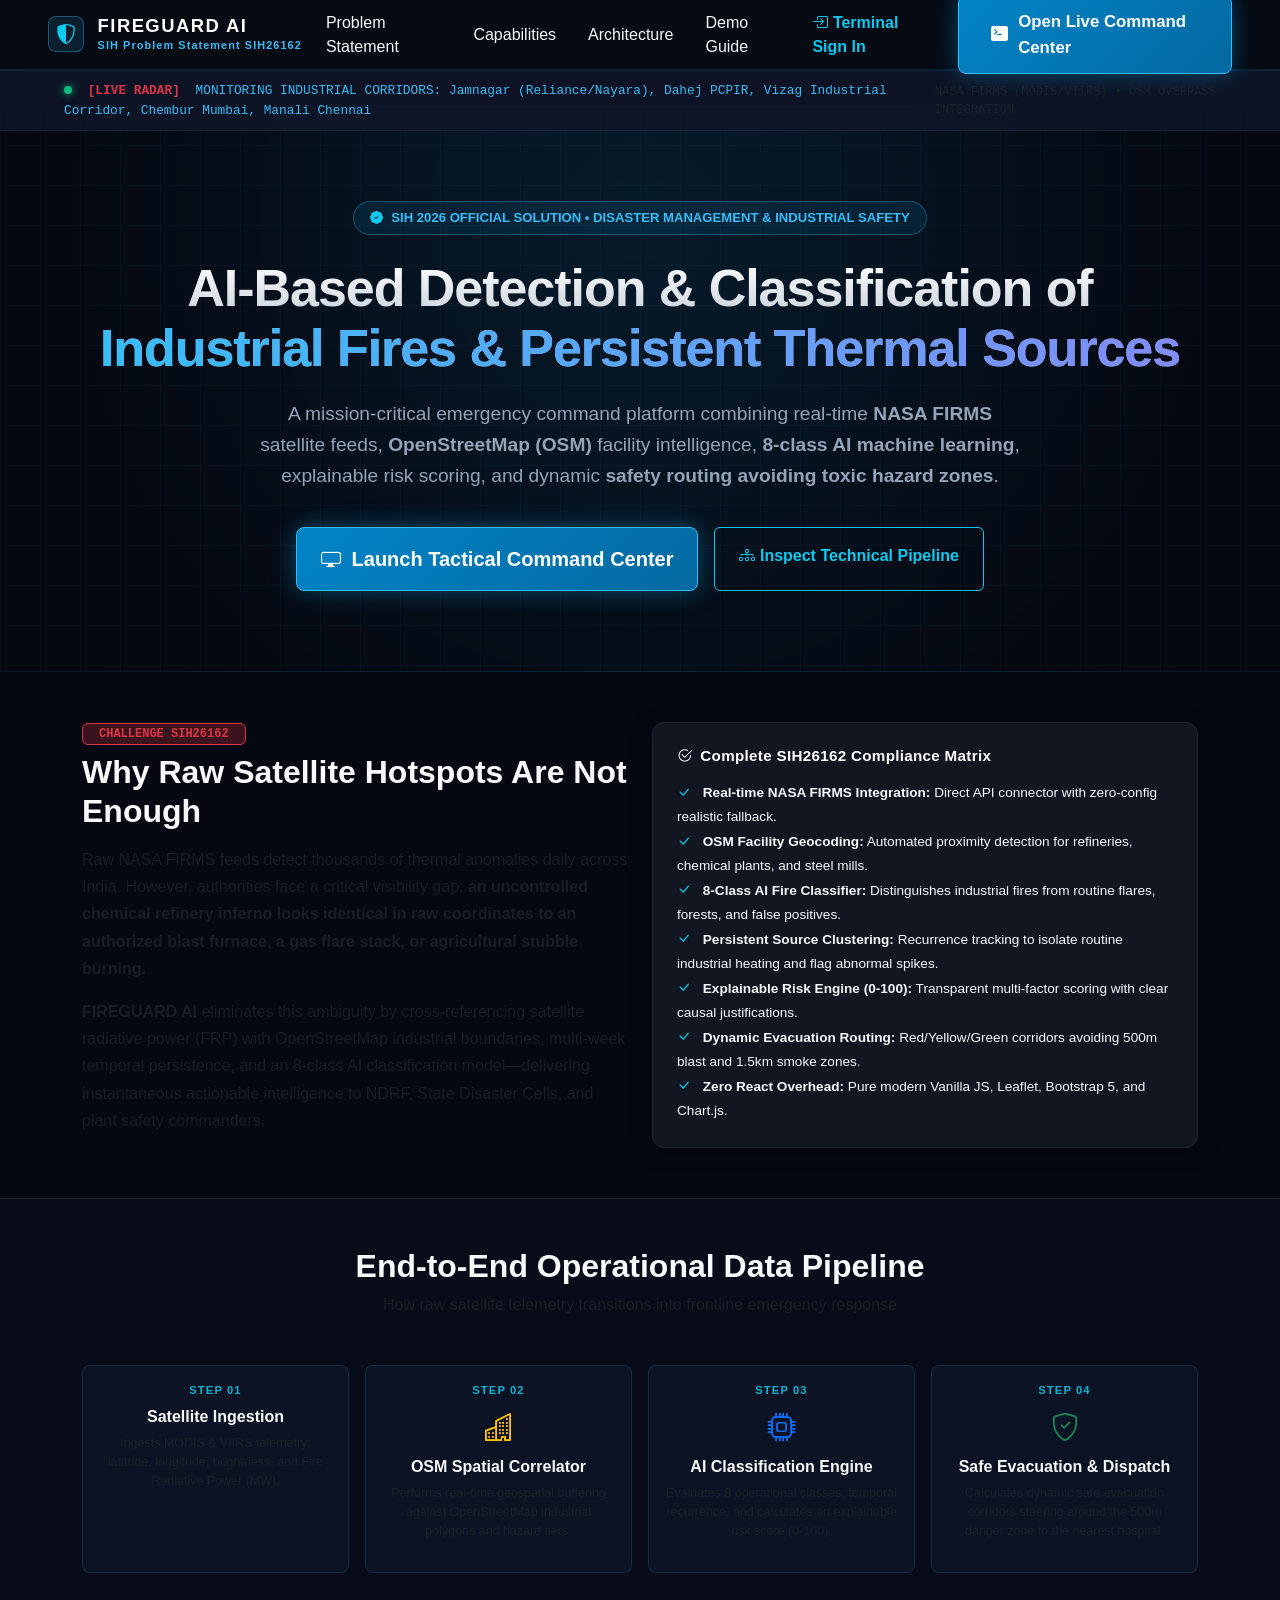
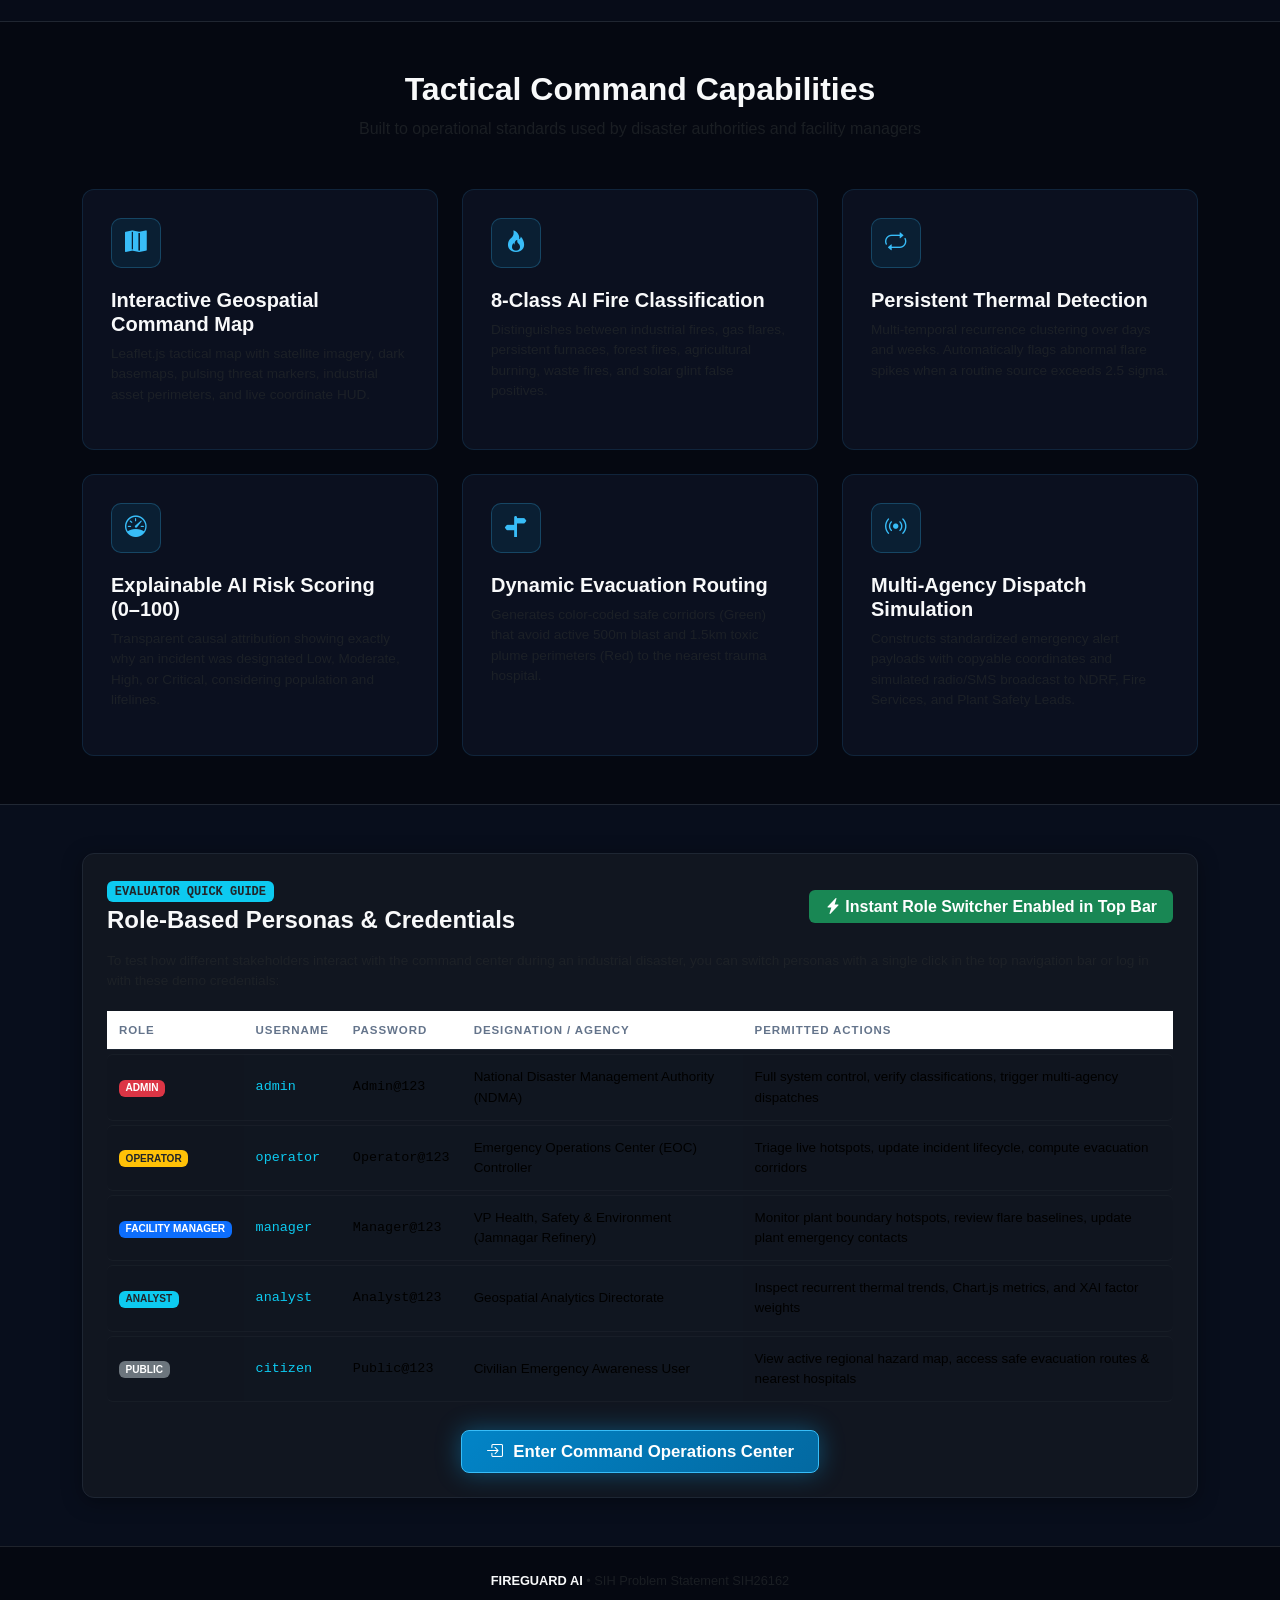
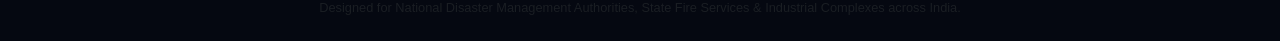
<file: frontend/index.html>
<!DOCTYPE html>
<html lang="en">
<head>
  <meta charset="UTF-8">
  <meta name="viewport" content="width=device-width, initial-scale=1.0">
  <title>FIREGUARD AI | Industrial Fire & Thermal Source Command Center</title>
  <link rel="stylesheet" href="https://cdn.jsdelivr.net/npm/bootstrap@5.3.3/dist/css/bootstrap.min.css">
  <link rel="stylesheet" href="https://cdn.jsdelivr.net/npm/bootstrap-icons@1.11.3/font/bootstrap-icons.min.css">
  <link rel="stylesheet" href="css/command_center.css">
  <link rel="stylesheet" href="css/landing.css">
</head>
<body class="landing-body">

  <!-- Top Header Navigation -->
  <nav class="navbar navbar-expand-lg landing-nav fixed-top">
    <div class="container-fluid px-lg-5">
      <a class="navbar-brand brand-section" href="/">
        <div class="radar-logo">
          <i class="bi bi-shield-shaded text-info fs-5"></i>
        </div>
        <div>
          <div class="brand-title">FIREGUARD AI</div>
          <div class="brand-subtitle">SIH Problem Statement SIH26162</div>
        </div>
      </a>

      <button class="navbar-toggler border-secondary text-light" type="button" data-bs-toggle="collapse" data-bs-target="#landingNavbar">
        <i class="bi bi-list fs-3"></i>
      </button>

      <div class="collapse navbar-collapse" id="landingNavbar">
        <ul class="navbar-nav ms-auto align-items-center gap-3">
          <li class="nav-item">
            <a class="nav-link text-light" href="#problem-statement">Problem Statement</a>
          </li>
          <li class="nav-item">
            <a class="nav-link text-light" href="#capabilities">Capabilities</a>
          </li>
          <li class="nav-item">
            <a class="nav-link text-light" href="#architecture">Architecture</a>
          </li>
          <li class="nav-item">
            <a class="nav-link text-light" href="#credentials">Demo Guide</a>
          </li>
          <li class="nav-item">
            <a class="nav-link text-info fw-bold" href="/login">
              <i class="bi bi-box-arrow-in-right"></i> Terminal Sign In
            </a>
          </li>
          <li class="nav-item">
            <a class="btn-command-launch" href="/app">
              <i class="bi bi-terminal-fill"></i> Open Live Command Center
            </a>
          </li>
        </ul>
      </div>
    </div>
  </nav>

  <!-- Live Threat Ticker -->
  <div class="live-ticker-bar fixed-top" style="top: 70px; z-index: 1020;">
    <div class="container-fluid px-lg-5 d-flex justify-content-between align-items-center">
      <div>
        <span class="pulse-dot d-inline-block me-2"></span>
        <strong class="text-danger me-2">[LIVE RADAR]</strong>
        <span>MONITORING INDUSTRIAL CORRIDORS: Jamnagar (Reliance/Nayara), Dahej PCPIR, Vizag Industrial Corridor, Chembur Mumbai, Manali Chennai</span>
      </div>
      <div class="d-none d-md-block text-muted" style="font-size: 0.75rem;">
        NASA FIRMS (MODIS/VIIRS) &bull; OSM OVERPASS INTEGRATION
      </div>
    </div>
  </div>

  <!-- Hero Section -->
  <header class="hero-section text-center" style="margin-top: 105px;">
    <div class="hero-grid-pattern"></div>
    <div class="container position-relative">
      <div class="hero-badge">
        <i class="bi bi-patch-check-fill text-info"></i>
        SIH 2026 OFFICIAL SOLUTION &bull; DISASTER MANAGEMENT & INDUSTRIAL SAFETY
      </div>

      <h1 class="hero-title">
        AI-Based Detection & Classification of <br>
        <span class="hero-highlight">Industrial Fires & Persistent Thermal Sources</span>
      </h1>

      <p class="hero-lead">
        A mission-critical emergency command platform combining real-time <strong>NASA FIRMS</strong> satellite feeds, 
        <strong>OpenStreetMap (OSM)</strong> facility intelligence, <strong>8-class AI machine learning</strong>, explainable risk scoring, 
        and dynamic <strong>safety routing avoiding toxic hazard zones</strong>.
      </p>

      <div class="d-flex justify-content-center gap-3 flex-wrap">
        <a href="/app" class="btn-command-launch fs-5 py-3 px-4">
          <i class="bi bi-display"></i> Launch Tactical Command Center
        </a>
        <a href="#architecture" class="btn btn-outline-info py-3 px-4 fw-bold">
          <i class="bi bi-diagram-3"></i> Inspect Technical Pipeline
        </a>
      </div>
    </div>
  </header>

  <!-- Problem Statement Overview -->
  <section id="problem-statement" class="py-5 border-bottom border-secondary border-opacity-25">
    <div class="container">
      <div class="row align-items-center g-4">
        <div class="col-lg-6">
          <div class="badge bg-danger bg-opacity-25 text-danger border border-danger px-3 py-1 mb-2 text-uppercase font-monospace">
            Challenge SIH26162
          </div>
          <h2 class="fw-bold text-light mb-3">Why Raw Satellite Hotspots Are Not Enough</h2>
          <p class="text-muted" style="line-height: 1.7;">
            Raw NASA FIRMS feeds detect thousands of thermal anomalies daily across India. However, authorities face a critical visibility gap:
            <strong>an uncontrolled chemical refinery inferno looks identical in raw coordinates to an authorized blast furnace, a gas flare stack, or agricultural stubble burning.</strong>
          </p>
          <p class="text-muted" style="line-height: 1.7;">
            <strong>FIREGUARD AI</strong> eliminates this ambiguity by cross-referencing satellite radiative power (FRP) with OpenStreetMap industrial boundaries, multi-week temporal persistence, and an 8-class AI classification model—delivering instantaneous actionable intelligence to NDRF, State Disaster Cells, and plant safety commanders.
          </p>
        </div>
        <div class="col-lg-6">
          <div class="tactical-card p-4">
            <h5 class="card-title-tactical mb-3"><i class="bi bi-check2-circle"></i> Complete SIH26162 Compliance Matrix</h5>
            <ul class="list-unstyled text-light mb-0" style="font-size: 0.85rem; line-height: 1.8;">
              <li><i class="bi bi-check-lg text-info me-2"></i> <strong>Real-time NASA FIRMS Integration:</strong> Direct API connector with zero-config realistic fallback.</li>
              <li><i class="bi bi-check-lg text-info me-2"></i> <strong>OSM Facility Geocoding:</strong> Automated proximity detection for refineries, chemical plants, and steel mills.</li>
              <li><i class="bi bi-check-lg text-info me-2"></i> <strong>8-Class AI Fire Classifier:</strong> Distinguishes industrial fires from routine flares, forests, and false positives.</li>
              <li><i class="bi bi-check-lg text-info me-2"></i> <strong>Persistent Source Clustering:</strong> Recurrence tracking to isolate routine industrial heating and flag abnormal spikes.</li>
              <li><i class="bi bi-check-lg text-info me-2"></i> <strong>Explainable Risk Engine (0-100):</strong> Transparent multi-factor scoring with clear causal justifications.</li>
              <li><i class="bi bi-check-lg text-info me-2"></i> <strong>Dynamic Evacuation Routing:</strong> Red/Yellow/Green corridors avoiding 500m blast and 1.5km smoke zones.</li>
              <li><i class="bi bi-check-lg text-info me-2"></i> <strong>Zero React Overhead:</strong> Pure modern Vanilla JS, Leaflet, Bootstrap 5, and Chart.js.</li>
            </ul>
          </div>
        </div>
      </div>
    </div>
  </section>

  <!-- Technical Pipeline / Architecture -->
  <section id="architecture" class="py-5 border-bottom border-secondary border-opacity-25" style="background: rgba(11, 19, 36, 0.4);">
    <div class="container">
      <div class="text-center mb-5">
        <h2 class="fw-bold text-light">End-to-End Operational Data Pipeline</h2>
        <p class="text-muted">How raw satellite telemetry transitions into frontline emergency response</p>
      </div>

      <div class="row g-3">
        <div class="col-lg-3 col-md-6">
          <div class="pipeline-step-box h-100">
            <div class="pipeline-step-num">Step 01</div>
            <i class="bi bi-satellite text-info fs-3 my-2 d-block"></i>
            <h6 class="text-light fw-bold">Satellite Ingestion</h6>
            <p class="text-muted" style="font-size: 0.78rem;">
              Ingests MODIS & VIIRS telemetry: latitude, longitude, brightness, and Fire Radiative Power (MW).
            </p>
          </div>
        </div>

        <div class="col-lg-3 col-md-6">
          <div class="pipeline-step-box h-100">
            <div class="pipeline-step-num">Step 02</div>
            <i class="bi bi-buildings text-warning fs-3 my-2 d-block"></i>
            <h6 class="text-light fw-bold">OSM Spatial Correlator</h6>
            <p class="text-muted" style="font-size: 0.78rem;">
              Performs real-time geospatial buffering against OpenStreetMap industrial polygons and hazard tiers.
            </p>
          </div>
        </div>

        <div class="col-lg-3 col-md-6">
          <div class="pipeline-step-box h-100">
            <div class="pipeline-step-num">Step 03</div>
            <i class="bi bi-cpu text-primary fs-3 my-2 d-block"></i>
            <h6 class="text-light fw-bold">AI Classification Engine</h6>
            <p class="text-muted" style="font-size: 0.78rem;">
              Evaluates 8 operational classes, temporal recurrence, and calculates an explainable risk score (0-100).
            </p>
          </div>
        </div>

        <div class="col-lg-3 col-md-6">
          <div class="pipeline-step-box h-100">
            <div class="pipeline-step-num">Step 04</div>
            <i class="bi bi-shield-check text-success fs-3 my-2 d-block"></i>
            <h6 class="text-light fw-bold">Safe Evacuation & Dispatch</h6>
            <p class="text-muted" style="font-size: 0.78rem;">
              Calculates dynamic safe evacuation corridors steering around the 500m danger zone to the nearest hospital.
            </p>
          </div>
        </div>
      </div>
    </div>
  </section>

  <!-- Core Capabilities Grid -->
  <section id="capabilities" class="py-5">
    <div class="container">
      <div class="text-center mb-5">
        <h2 class="fw-bold text-light">Tactical Command Capabilities</h2>
        <p class="text-muted">Built to operational standards used by disaster authorities and facility managers</p>
      </div>

      <div class="row g-4">
        <div class="col-lg-4 col-md-6">
          <div class="feature-card">
            <div class="feature-icon-wrapper">
              <i class="bi bi-map-fill"></i>
            </div>
            <h5 class="text-light fw-bold">Interactive Geospatial Command Map</h5>
            <p class="text-muted" style="font-size: 0.85rem;">
              Leaflet.js tactical map with satellite imagery, dark basemaps, pulsing threat markers, industrial asset perimeters, and live coordinate HUD.
            </p>
          </div>
        </div>

        <div class="col-lg-4 col-md-6">
          <div class="feature-card">
            <div class="feature-icon-wrapper">
              <i class="bi bi-fire"></i>
            </div>
            <h5 class="text-light fw-bold">8-Class AI Fire Classification</h5>
            <p class="text-muted" style="font-size: 0.85rem;">
              Distinguishes between industrial fires, gas flares, persistent furnaces, forest fires, agricultural burning, waste fires, and solar glint false positives.
            </p>
          </div>
        </div>

        <div class="col-lg-4 col-md-6">
          <div class="feature-card">
            <div class="feature-icon-wrapper">
              <i class="bi bi-repeat"></i>
            </div>
            <h5 class="text-light fw-bold">Persistent Thermal Detection</h5>
            <p class="text-muted" style="font-size: 0.85rem;">
              Multi-temporal recurrence clustering over days and weeks. Automatically flags abnormal flare spikes when a routine source exceeds 2.5 sigma.
            </p>
          </div>
        </div>

        <div class="col-lg-4 col-md-6">
          <div class="feature-card">
            <div class="feature-icon-wrapper">
              <i class="bi bi-speedometer"></i>
            </div>
            <h5 class="text-light fw-bold">Explainable AI Risk Scoring (0–100)</h5>
            <p class="text-muted" style="font-size: 0.85rem;">
              Transparent causal attribution showing exactly why an incident was designated Low, Moderate, High, or Critical, considering population and lifelines.
            </p>
          </div>
        </div>

        <div class="col-lg-4 col-md-6">
          <div class="feature-card">
            <div class="feature-icon-wrapper">
              <i class="bi bi-signpost-split-fill"></i>
            </div>
            <h5 class="text-light fw-bold">Dynamic Evacuation Routing</h5>
            <p class="text-muted" style="font-size: 0.85rem;">
              Generates color-coded safe corridors (Green) that avoid active 500m blast and 1.5km toxic plume perimeters (Red) to the nearest trauma hospital.
            </p>
          </div>
        </div>

        <div class="col-lg-4 col-md-6">
          <div class="feature-card">
            <div class="feature-icon-wrapper">
              <i class="bi bi-broadcast"></i>
            </div>
            <h5 class="text-light fw-bold">Multi-Agency Dispatch Simulation</h5>
            <p class="text-muted" style="font-size: 0.85rem;">
              Constructs standardized emergency alert payloads with copyable coordinates and simulated radio/SMS broadcast to NDRF, Fire Services, and Plant Safety Leads.
            </p>
          </div>
        </div>
      </div>
    </div>
  </section>

  <!-- Demo Credentials & Evaluator Guide -->
  <section id="credentials" class="py-5 border-top border-secondary border-opacity-25" style="background: rgba(11, 19, 36, 0.6);">
    <div class="container">
      <div class="tactical-card p-4">
        <div class="d-flex justify-content-between align-items-center flex-wrap mb-3">
          <div>
            <span class="badge bg-info text-dark font-monospace text-uppercase mb-1">Evaluator Quick Guide</span>
            <h4 class="text-light fw-bold mb-0">Role-Based Personas & Credentials</h4>
          </div>
          <span class="badge bg-success px-3 py-2 fs-6">
            <i class="bi bi-lightning-charge-fill"></i> Instant Role Switcher Enabled in Top Bar
          </span>
        </div>

        <p class="text-muted" style="font-size: 0.85rem;">
          To test how different stakeholders interact with the command center during an industrial disaster, you can switch personas with a single click in the top navigation bar or log in with these demo credentials:
        </p>

        <div class="table-responsive">
          <table class="table table-tactical mb-0">
            <thead>
              <tr>
                <th>Role</th>
                <th>Username</th>
                <th>Password</th>
                <th>Designation / Agency</th>
                <th>Permitted Actions</th>
              </tr>
            </thead>
            <tbody>
              <tr>
                <td><span class="badge bg-danger">ADMIN</span></td>
                <td class="font-monospace text-info">admin</td>
                <td class="font-monospace">Admin@123</td>
                <td>National Disaster Management Authority (NDMA)</td>
                <td>Full system control, verify classifications, trigger multi-agency dispatches</td>
              </tr>
              <tr>
                <td><span class="badge bg-warning text-dark">OPERATOR</span></td>
                <td class="font-monospace text-info">operator</td>
                <td class="font-monospace">Operator@123</td>
                <td>Emergency Operations Center (EOC) Controller</td>
                <td>Triage live hotspots, update incident lifecycle, compute evacuation corridors</td>
              </tr>
              <tr>
                <td><span class="badge bg-primary">FACILITY MANAGER</span></td>
                <td class="font-monospace text-info">manager</td>
                <td class="font-monospace">Manager@123</td>
                <td>VP Health, Safety & Environment (Jamnagar Refinery)</td>
                <td>Monitor plant boundary hotspots, review flare baselines, update plant emergency contacts</td>
              </tr>
              <tr>
                <td><span class="badge bg-info text-dark">ANALYST</span></td>
                <td class="font-monospace text-info">analyst</td>
                <td class="font-monospace">Analyst@123</td>
                <td>Geospatial Analytics Directorate</td>
                <td>Inspect recurrent thermal trends, Chart.js metrics, and XAI factor weights</td>
              </tr>
              <tr>
                <td><span class="badge bg-secondary">PUBLIC</span></td>
                <td class="font-monospace text-info">citizen</td>
                <td class="font-monospace">Public@123</td>
                <td>Civilian Emergency Awareness User</td>
                <td>View active regional hazard map, access safe evacuation routes & nearest hospitals</td>
              </tr>
            </tbody>
          </table>
        </div>

        <div class="text-center mt-4">
          <a href="/app" class="btn-command-launch py-2 px-4">
            <i class="bi bi-box-arrow-in-right"></i> Enter Command Operations Center
          </a>
        </div>
      </div>
    </div>
  </section>

  <!-- Footer -->
  <footer class="py-4 border-top border-secondary border-opacity-25 text-center text-muted" style="font-size: 0.8rem;">
    <div class="container">
      <div class="mb-2">
        <strong class="text-light">FIREGUARD AI</strong> &bull; SIH Problem Statement SIH26162
      </div>
      <div>
        Designed for National Disaster Management Authorities, State Fire Services & Industrial Complexes across India.
      </div>
    </div>
  </footer>

  <script src="https://cdn.jsdelivr.net/npm/bootstrap@5.3.3/dist/js/bootstrap.bundle.min.js"></script>
</body>
</html>
</file>
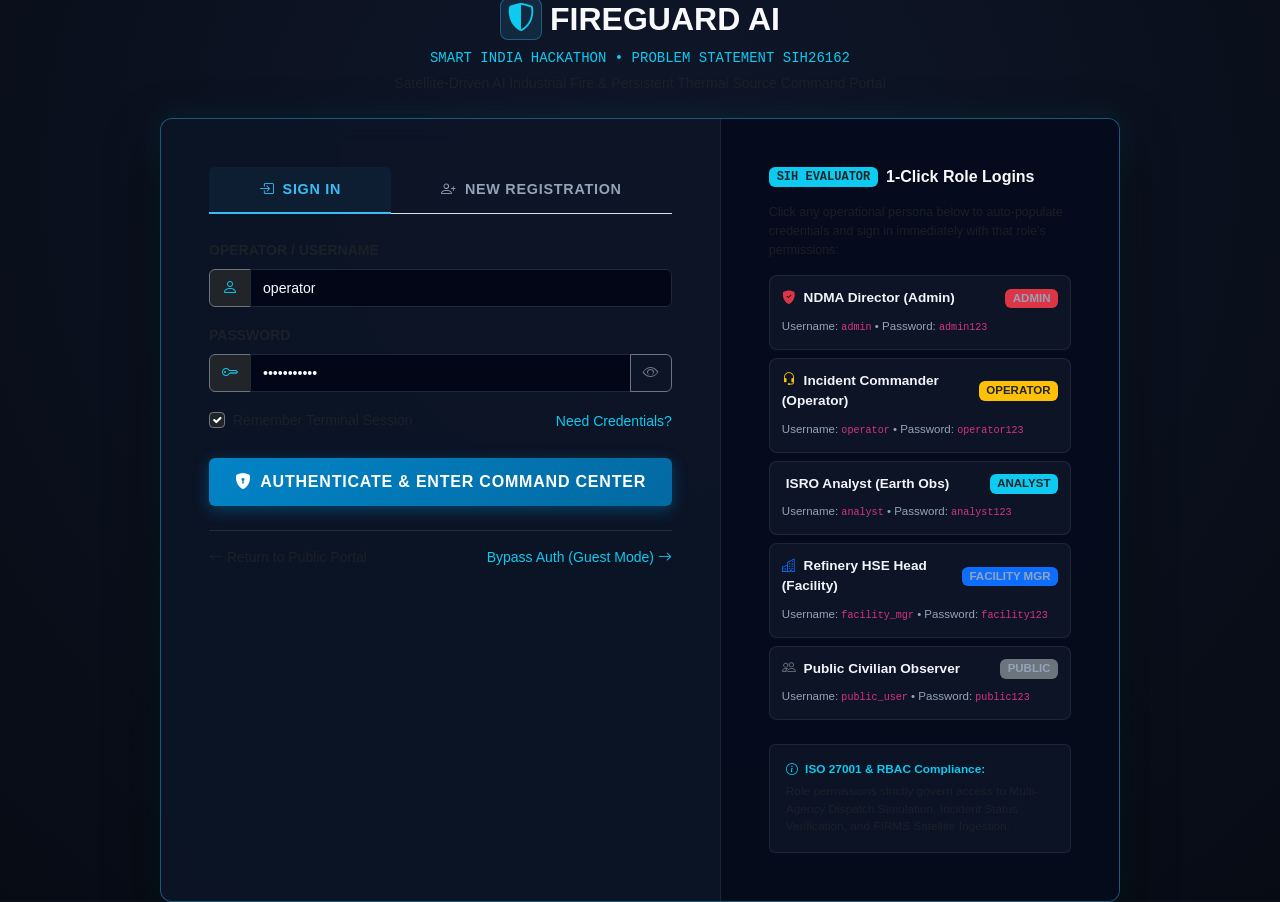
<file: frontend/login.html>
<!DOCTYPE html>
<html lang="en">
<head>
  <meta charset="UTF-8">
  <meta name="viewport" content="width=device-width, initial-scale=1.0">
  <title>FIREGUARD AI | Secure Command Center Authentication</title>
  
  <!-- CSS Dependencies -->
  <link rel="stylesheet" href="https://cdn.jsdelivr.net/npm/bootstrap@5.3.3/dist/css/bootstrap.min.css">
  <link rel="stylesheet" href="https://cdn.jsdelivr.net/npm/bootstrap-icons@1.11.3/font/bootstrap-icons.min.css">
  <link rel="stylesheet" href="css/command_center.css">
  
  <style>
    body {
      background: radial-gradient(circle at 50% 20%, #0F172A 0%, #070B14 100%);
      min-height: 100vh;
      display: flex;
      flex-direction: column;
      justify-content: center;
      align-items: center;
      padding: 20px;
    }

    .auth-container {
      width: 100%;
      max-width: 960px;
      margin: auto;
    }

    .auth-card {
      background: rgba(13, 21, 39, 0.92);
      border: 1px solid var(--border-bright);
      border-radius: 12px;
      box-shadow: 0 20px 50px rgba(0, 0, 0, 0.7), 0 0 30px rgba(6, 182, 212, 0.15);
      backdrop-filter: blur(12px);
      overflow: hidden;
    }

    .auth-nav-tabs .nav-link {
      background: transparent;
      color: var(--text-muted);
      border: none;
      border-bottom: 2px solid transparent;
      padding: 12px 24px;
      font-weight: 600;
      font-size: 0.9rem;
      text-transform: uppercase;
      letter-spacing: 0.05em;
      transition: all 0.2s ease;
    }

    .auth-nav-tabs .nav-link.active {
      color: #38BDF8;
      border-bottom: 2px solid #38BDF8;
      background: rgba(56, 189, 248, 0.06);
    }

    .form-control, .form-select {
      background: #020617;
      border: 1px solid #1E293B;
      color: #F8FAFC;
      font-size: 0.88rem;
    }

    .form-control:focus, .form-select:focus {
      background: #020617;
      border-color: #38BDF8;
      color: #F8FAFC;
      box-shadow: 0 0 0 0.25rem rgba(56, 189, 248, 0.2);
    }

    .persona-card {
      background: rgba(15, 23, 42, 0.8);
      border: 1px solid rgba(255, 255, 255, 0.08);
      border-radius: 8px;
      padding: 12px;
      cursor: pointer;
      transition: all 0.2s ease;
      text-align: left;
      width: 100%;
    }

    .persona-card:hover {
      border-color: #38BDF8;
      background: rgba(56, 189, 248, 0.1);
      transform: translateY(-2px);
    }

    .persona-card strong {
      display: block;
      color: #F1F5F9;
      font-size: 0.85rem;
    }

    .persona-card span {
      font-size: 0.72rem;
      color: #94A3B8;
    }

    .btn-auth-submit {
      background: linear-gradient(135deg, #0284C7 0%, #0369A1 100%);
      color: #fff;
      font-weight: 700;
      border: none;
      padding: 12px;
      border-radius: 6px;
      letter-spacing: 0.05em;
      text-transform: uppercase;
      box-shadow: 0 4px 15px rgba(2, 132, 199, 0.4);
      transition: all 0.2s ease;
    }

    .btn-auth-submit:hover {
      background: linear-gradient(135deg, #0369A1 0%, #075985 100%);
      box-shadow: 0 6px 20px rgba(2, 132, 199, 0.6);
      color: #fff;
    }
  </style>
</head>
<body>

  <div class="auth-container">
    <!-- Header Brand Section -->
    <div class="text-center mb-4">
      <div class="d-inline-flex align-items-center gap-2 mb-2">
        <div class="radar-logo" style="width: 42px; height: 42px;">
          <i class="bi bi-shield-shaded text-info fs-3"></i>
        </div>
        <h2 class="fw-bold mb-0 text-light tracking-wide">FIREGUARD AI</h2>
      </div>
      <div class="text-info font-monospace small">SMART INDIA HACKATHON &bull; PROBLEM STATEMENT SIH26162</div>
      <div class="text-muted small mt-1">Satellite-Driven AI Industrial Fire & Persistent Thermal Source Command Portal</div>
    </div>

    <div class="auth-card">
      <div class="row g-0">
        
        <!-- Left Column: Authentication Form -->
        <div class="col-lg-7 p-4 p-md-5">
          <ul class="nav nav-tabs auth-nav-tabs mb-4" id="authTabs" role="tablist">
            <li class="nav-item flex-fill text-center" role="presentation">
              <button class="nav-link active w-100" id="login-tab" data-bs-toggle="tab" data-bs-target="#tab-login" type="button" role="tab">
                <i class="bi bi-box-arrow-in-right me-1"></i> Sign In
              </button>
            </li>
            <li class="nav-item flex-fill text-center" role="presentation">
              <button class="nav-link w-100" id="register-tab" data-bs-toggle="tab" data-bs-target="#tab-register" type="button" role="tab">
                <i class="bi bi-person-plus me-1"></i> New Registration
              </button>
            </li>
          </ul>

          <!-- Alert feedback container -->
          <div id="auth-alert" class="alert d-none mb-3 py-2 small" role="alert"></div>

          <div class="tab-content" id="authTabsContent">
            
            <!-- SIGN IN TAB -->
            <div class="tab-pane fade show active" id="tab-login" role="tabpanel">
              <form id="form-login" onsubmit="AuthPage.handleLogin(event)">
                <div class="mb-3">
                  <label class="form-label text-muted small fw-bold">OPERATOR / USERNAME</label>
                  <div class="input-group">
                    <span class="input-group-text bg-dark border-secondary text-info"><i class="bi bi-person"></i></span>
                    <input type="text" class="form-control" id="login-username" required placeholder="Enter username (e.g. operator, admin)" value="operator">
                  </div>
                </div>

                <div class="mb-3">
                  <label class="form-label text-muted small fw-bold">PASSWORD</label>
                  <div class="input-group">
                    <span class="input-group-text bg-dark border-secondary text-info"><i class="bi bi-key"></i></span>
                    <input type="password" class="form-control" id="login-password" required placeholder="Enter password" value="operator123">
                    <button class="btn btn-outline-secondary" type="button" onclick="AuthPage.togglePassword('login-password')">
                      <i class="bi bi-eye"></i>
                    </button>
                  </div>
                </div>

                <div class="d-flex justify-content-between align-items-center mb-4">
                  <div class="form-check">
                    <input class="form-check-input bg-dark border-secondary" type="checkbox" id="rememberMe" checked>
                    <label class="form-check-label text-muted small" for="rememberMe">Remember Terminal Session</label>
                  </div>
                  <a href="#" onclick="alert('For SIH demonstration evaluation, select any Persona from the right panel to instantly pre-fill credentials.')" class="text-info small text-decoration-none">
                    Need Credentials?
                  </a>
                </div>

                <button type="submit" class="btn btn-auth-submit w-100" id="btn-login-submit">
                  <i class="bi bi-shield-lock-fill me-1"></i> Authenticate & Enter Command Center
                </button>
              </form>
            </div>

            <!-- REGISTRATION TAB -->
            <div class="tab-pane fade" id="tab-register" role="tabpanel">
              <form id="form-register" onsubmit="AuthPage.handleRegister(event)">
                <div class="row g-2 mb-2">
                  <div class="col-md-6">
                    <label class="form-label text-muted small fw-bold">USERNAME</label>
                    <input type="text" class="form-control" id="reg-username" required placeholder="e.g. j_doe">
                  </div>
                  <div class="col-md-6">
                    <label class="form-label text-muted small fw-bold">OFFICIAL EMAIL</label>
                    <input type="email" class="form-control" id="reg-email" required placeholder="name@agency.gov.in">
                  </div>
                </div>

                <div class="row g-2 mb-2">
                  <div class="col-md-6">
                    <label class="form-label text-muted small fw-bold">FULL NAME</label>
                    <input type="text" class="form-control" id="reg-fullname" required placeholder="Dr. Jane Doe">
                  </div>
                  <div class="col-md-6">
                    <label class="form-label text-muted small fw-bold">DESIGNATED ROLE</label>
                    <select class="form-select" id="reg-role" required>
                      <option value="OPERATOR" selected>Operator (Command Center)</option>
                      <option value="ANALYST">Geospatial Analyst</option>
                      <option value="FACILITY_MANAGER">Facility Safety Lead</option>
                      <option value="PUBLIC">Public Awareness Observer</option>
                      <option value="ADMIN">NDMA Administrator</option>
                    </select>
                  </div>
                </div>

                <div class="row g-2 mb-2">
                  <div class="col-md-6">
                    <label class="form-label text-muted small fw-bold">AGENCY / PLANT</label>
                    <input type="text" class="form-control" id="reg-agency" placeholder="e.g. SEOC Emergency Ops">
                  </div>
                  <div class="col-md-6">
                    <label class="form-label text-muted small fw-bold">EMERGENCY PHONE</label>
                    <input type="text" class="form-control" id="reg-phone" placeholder="+91 98765 43210">
                  </div>
                </div>

                <div class="mb-3">
                  <label class="form-label text-muted small fw-bold">ACCESS PASSWORD</label>
                  <input type="password" class="form-control" id="reg-password" required placeholder="Min 6 characters">
                </div>

                <button type="submit" class="btn btn-auth-submit w-100" id="btn-reg-submit">
                  <i class="bi bi-person-check-fill me-1"></i> Register New Responder Account
                </button>
              </form>
            </div>

          </div>

          <div class="mt-4 pt-3 border-top border-secondary border-opacity-25 d-flex justify-content-between align-items-center">
            <a href="/" class="text-muted small text-decoration-none">
              <i class="bi bi-arrow-left"></i> Return to Public Portal
            </a>
            <a href="/app" class="text-info small text-decoration-none">
              Bypass Auth (Guest Mode) <i class="bi bi-arrow-right"></i>
            </a>
          </div>
        </div>

        <!-- Right Column: Demo Persona Quick Select -->
        <div class="col-lg-5 p-4 p-md-5 border-start border-secondary border-opacity-25" style="background: rgba(2, 6, 23, 0.6);">
          <div class="d-flex align-items-center gap-2 mb-3">
            <span class="badge bg-info text-dark font-monospace">SIH EVALUATOR</span>
            <h6 class="text-light fw-bold mb-0">1-Click Role Logins</h6>
          </div>
          <p class="text-muted" style="font-size: 0.78rem; line-height: 1.5;">
            Click any operational persona below to auto-populate credentials and sign in immediately with that role's permissions:
          </p>

          <div class="d-flex flex-column gap-2 mb-4">
            
            <button type="button" class="persona-card" onclick="AuthPage.fillPersona('admin', 'admin123', 'ADMIN')">
              <div class="d-flex justify-content-between align-items-center mb-1">
                <strong><i class="bi bi-shield-fill-check text-danger me-1"></i> NDMA Director (Admin)</strong>
                <span class="badge bg-danger">ADMIN</span>
              </div>
              <span>Username: <code>admin</code> &bull; Password: <code>admin123</code></span>
            </button>

            <button type="button" class="persona-card" onclick="AuthPage.fillPersona('operator', 'operator123', 'OPERATOR')">
              <div class="d-flex justify-content-between align-items-center mb-1">
                <strong><i class="bi bi-headset text-warning me-1"></i> Incident Commander (Operator)</strong>
                <span class="badge bg-warning text-dark">OPERATOR</span>
              </div>
              <span>Username: <code>operator</code> &bull; Password: <code>operator123</code></span>
            </button>

            <button type="button" class="persona-card" onclick="AuthPage.fillPersona('analyst', 'analyst123', 'ANALYST')">
              <div class="d-flex justify-content-between align-items-center mb-1">
                <strong><i class="bi bi-satellite text-info me-1"></i> ISRO Analyst (Earth Obs)</strong>
                <span class="badge bg-info text-dark">ANALYST</span>
              </div>
              <span>Username: <code>analyst</code> &bull; Password: <code>analyst123</code></span>
            </button>

            <button type="button" class="persona-card" onclick="AuthPage.fillPersona('facility_mgr', 'facility123', 'FACILITY_MANAGER')">
              <div class="d-flex justify-content-between align-items-center mb-1">
                <strong><i class="bi bi-buildings text-primary me-1"></i> Refinery HSE Head (Facility)</strong>
                <span class="badge bg-primary">FACILITY MGR</span>
              </div>
              <span>Username: <code>facility_mgr</code> &bull; Password: <code>facility123</code></span>
            </button>

            <button type="button" class="persona-card" onclick="AuthPage.fillPersona('public_user', 'public123', 'PUBLIC')">
              <div class="d-flex justify-content-between align-items-center mb-1">
                <strong><i class="bi bi-people text-secondary me-1"></i> Public Civilian Observer</strong>
                <span class="badge bg-secondary">PUBLIC</span>
              </div>
              <span>Username: <code>public_user</code> &bull; Password: <code>public123</code></span>
            </button>

          </div>

          <div class="p-3 rounded" style="background: rgba(15, 23, 42, 0.7); border: 1px solid var(--border-subtle); font-size: 0.74rem;">
            <div class="text-info fw-bold mb-1"><i class="bi bi-info-circle me-1"></i> ISO 27001 & RBAC Compliance:</div>
            <div class="text-muted">
              Role permissions strictly govern access to Multi-Agency Dispatch Simulation, Incident Status Verification, and FIRMS Satellite Ingestion.
            </div>
          </div>

        </div>

      </div>
    </div>
  </div>

  <script src="https://cdn.jsdelivr.net/npm/bootstrap@5.3.3/dist/js/bootstrap.bundle.min.js"></script>
  <script>
    const AuthPage = {
      showAlert(msg, type = "danger") {
        const el = document.getElementById("auth-alert");
        el.className = `alert alert-${type} mb-3 py-2 small`;
        el.innerHTML = `<i class="bi bi-${type === 'danger' ? 'exclamation-triangle' : 'check-circle'}-fill me-1"></i> ${msg}`;
        el.classList.remove("d-none");
      },

      hideAlert() {
        const el = document.getElementById("auth-alert");
        el.classList.add("d-none");
      },

      togglePassword(inputId) {
        const inp = document.getElementById(inputId);
        inp.type = inp.type === "password" ? "text" : "password";
      },

      fillPersona(user, pass, role) {
        // Switch to login tab
        const triggerEl = document.querySelector('#authTabs button[data-bs-target="#tab-login"]');
        bootstrap.Tab.getInstance(triggerEl) || new bootstrap.Tab(triggerEl).show();

        document.getElementById("login-username").value = user;
        document.getElementById("login-password").value = pass;
        this.showAlert(`Selected [${role}] persona credentials pre-filled. Click 'Authenticate' or press Enter.`, "info");
      },

      async handleLogin(e) {
        e.preventDefault();
        this.hideAlert();
        const btn = document.getElementById("btn-login-submit");
        btn.disabled = true;
        btn.innerHTML = `<span class="spinner-border spinner-border-sm me-1"></span> Authenticating...`;

        const username = document.getElementById("login-username").value.trim();
        const password = document.getElementById("login-password").value;

        try {
          const res = await fetch("/api/v1/auth/login", {
            method: "POST",
            headers: { "Content-Type": "application/json" },
            body: JSON.stringify({ username, password })
          });

          const data = await res.json();
          if (!res.ok) {
            throw new Error(data.detail?.message || data.error?.message || "Invalid username or password");
          }

          // Save token & user
          localStorage.setItem("fireguard_token", data.access_token);
          localStorage.setItem("fireguard_user", JSON.stringify({
            username: data.username,
            role: data.role,
            user_id: data.user_id
          }));

          this.showAlert("Authentication verified! Launching Command Center...", "success");
          setTimeout(() => {
            window.location.href = "/app";
          }, 600);

        } catch (err) {
          this.showAlert(err.message, "danger");
          btn.disabled = false;
          btn.innerHTML = `<i class="bi bi-shield-lock-fill me-1"></i> Authenticate & Enter Command Center`;
        }
      },

      async handleRegister(e) {
        e.preventDefault();
        this.hideAlert();
        const btn = document.getElementById("btn-reg-submit");
        btn.disabled = true;
        btn.innerHTML = `<span class="spinner-border spinner-border-sm me-1"></span> Registering...`;

        const payload = {
          username: document.getElementById("reg-username").value.trim(),
          email: document.getElementById("reg-email").value.trim(),
          full_name: document.getElementById("reg-fullname").value.trim(),
          role: document.getElementById("reg-role").value,
          agency: document.getElementById("reg-agency").value.trim(),
          phone: document.getElementById("reg-phone").value.trim(),
          password: document.getElementById("reg-password").value
        };

        try {
          const res = await fetch("/api/v1/auth/register", {
            method: "POST",
            headers: { "Content-Type": "application/json" },
            body: JSON.stringify(payload)
          });

          const data = await res.json();
          if (!res.ok) {
            throw new Error(data.detail?.message || data.error?.message || "Registration failed");
          }

          // Auto-login with new account
          const loginRes = await fetch("/api/v1/auth/login", {
            method: "POST",
            headers: { "Content-Type": "application/json" },
            body: JSON.stringify({ username: payload.username, password: payload.password })
          });

          if (loginRes.ok) {
            const loginData = await loginRes.json();
            localStorage.setItem("fireguard_token", loginData.access_token);
            localStorage.setItem("fireguard_user", JSON.stringify(loginData));
            this.showAlert("Account registered and authenticated! Launching Command Center...", "success");
            setTimeout(() => {
              window.location.href = "/app";
            }, 700);
          } else {
            this.showAlert("Account created successfully! Please sign in with your credentials.", "success");
            const triggerEl = document.querySelector('#authTabs button[data-bs-target="#tab-login"]');
            new bootstrap.Tab(triggerEl).show();
            document.getElementById("login-username").value = payload.username;
            btn.disabled = false;
            btn.innerHTML = `<i class="bi bi-person-check-fill me-1"></i> Register New Responder Account`;
          }

        } catch (err) {
          this.showAlert(err.message, "danger");
          btn.disabled = false;
          btn.innerHTML = `<i class="bi bi-person-check-fill me-1"></i> Register New Responder Account`;
        }
      }
    };
  </script>
</body>
</html>
</file>
<file: frontend/css/command_center.css>
/*
  FIREGUARD AI - Master Tactical Command Center & Risk Analytics Design System
  Based on Master Reference UI (Obsidian Command Center, Sky-Blue Accents & Emergency Highlights)
  SIH26162: AI-Based Detection & Classification of Industrial Fires & Persistent Thermal Sources
*/

:root {
  /* Master Theme Colors (Exact match to Reference Screenshot) */
  --bg-app: #0B0E14;
  --bg-sidebar: #0B0E14;
  --bg-topbar: #0B0E14;
  --bg-card: #111620;
  --bg-card-alt: #161D2A;
  --bg-card-subtle: #0E131C;
  --bg-input: #151C28;
  
  --border-card: #1E2633;
  --border-subtle: rgba(255, 255, 255, 0.08);
  --border-bright: rgba(56, 189, 248, 0.4);
  --border-cyan: rgba(56, 189, 248, 0.35);
  --border-red: rgba(239, 68, 68, 0.45);

  --text-main: #FFFFFF;
  --text-sub: #E2E8F0;
  --text-muted: #94A3B8;
  --text-dim: #64748B;

  --accent-cyan: #38BDF8;
  --accent-cyan-hover: #7DD3FC;
  --accent-blue: #0284C7;
  
  --threat-critical: #EF4444;
  --threat-high: #F97316;
  --threat-moderate: #F59E0B;
  --threat-low: #10B981;

  --sidebar-width: 250px;
  --topbar-height: 64px;
  --font-sans: -apple-system, BlinkMacSystemFont, "Segoe UI", Roboto, "Inter", "Helvetica Neue", Arial, sans-serif;
  --font-mono: "JetBrains Mono", "SFMono-Regular", Consolas, "Liberation Mono", Menlo, monospace;
}

* {
  box-sizing: border-box;
  margin: 0;
  padding: 0;
}

body {
  background-color: var(--bg-app);
  color: var(--text-main);
  font-family: var(--font-sans);
  overflow-x: hidden;
  height: 100vh;
  -webkit-font-smoothing: antialiased;
}

/* Custom Scrollbars */
::-webkit-scrollbar {
  width: 6px;
  height: 6px;
}
::-webkit-scrollbar-track {
  background: var(--bg-app);
}
::-webkit-scrollbar-thumb {
  background: #1E2633;
  border-radius: 4px;
}
::-webkit-scrollbar-thumb:hover {
  background: #2D3748;
}

/* ======================================================== */
/* 1. TOP NAVIGATION BAR (Exact Reference UI)               */
/* ======================================================== */
.command-navbar {
  height: var(--topbar-height);
  background: var(--bg-topbar);
  border-bottom: 1px solid var(--border-card);
  display: flex;
  align-items: center;
  justify-content: space-between;
  padding: 0 1.5rem;
  position: fixed;
  top: 0;
  left: 0;
  right: 0;
  z-index: 1040;
}

.brand-section {
  display: flex;
  align-items: center;
  gap: 0.85rem;
}

.radar-logo {
  width: 36px;
  height: 36px;
  border-radius: 8px;
  background: rgba(56, 189, 248, 0.12);
  border: 1px solid rgba(56, 189, 248, 0.35);
  display: flex;
  align-items: center;
  justify-content: center;
}

.brand-title {
  font-size: 1.15rem;
  font-weight: 800;
  letter-spacing: 0.08em;
  color: #FFFFFF;
  text-transform: uppercase;
  line-height: 1.2;
}

.brand-subtitle {
  font-size: 0.68rem;
  color: var(--accent-cyan);
  letter-spacing: 0.1em;
  font-weight: 600;
}

/* Center Navigation Links */
.nav-center-links {
  display: flex;
  align-items: center;
  gap: 1.75rem;
}

.nav-link-item {
  color: var(--text-muted);
  text-decoration: none;
  font-size: 0.88rem;
  font-weight: 600;
  padding: 0.35rem 0;
  position: relative;
  transition: all 0.2s ease;
  cursor: pointer;
}

.nav-link-item:hover {
  color: #FFFFFF;
}

.nav-link-item.active {
  color: #FFFFFF;
  border-bottom: 2px solid var(--accent-cyan);
}

/* Topbar Right Actions */
.nav-actions-right {
  display: flex;
  align-items: center;
  gap: 0.75rem;
}

.telemetry-pill {
  display: flex;
  align-items: center;
  gap: 0.5rem;
  background: var(--bg-card);
  border: 1px solid var(--border-card);
  padding: 0.35rem 0.75rem;
  border-radius: 6px;
  font-size: 0.75rem;
  font-family: var(--font-mono);
  color: var(--text-sub);
}

.telemetry-pill.critical {
  border-color: #EF4444;
  color: #F87171;
  background: rgba(239, 68, 68, 0.1);
}

.pulse-dot {
  width: 8px;
  height: 8px;
  border-radius: 50%;
  background: #10B981;
  box-shadow: 0 0 8px #10B981;
  animation: pulse-dot 2s infinite;
}

.pulse-dot-red {
  display: inline-block;
  width: 8px;
  height: 8px;
  border-radius: 50%;
  background: #EF4444;
  box-shadow: 0 0 8px #EF4444;
  animation: pulse-dot 1.5s infinite;
}

.pulse-dot-green {
  display: inline-block;
  width: 8px;
  height: 8px;
  border-radius: 50%;
  background: #10B981;
  box-shadow: 0 0 8px #10B981;
  animation: pulse-dot 2s infinite;
}

@keyframes pulse-dot {
  0% { transform: scale(0.95); opacity: 0.7; }
  50% { transform: scale(1.15); opacity: 1; }
  100% { transform: scale(0.95); opacity: 0.7; }
}

.nav-icon-btn {
  background: transparent;
  border: none;
  color: var(--text-muted);
  font-size: 1.1rem;
  display: flex;
  align-items: center;
  justify-content: center;
  cursor: pointer;
  padding: 6px;
  border-radius: 6px;
  transition: color 0.15s ease, background 0.15s ease;
}

.nav-icon-btn:hover {
  color: #FFFFFF;
  background: rgba(255, 255, 255, 0.05);
}

.btn-dispatch-unit {
  background: #38BDF8;
  color: #0B0E14 !important;
  font-weight: 700;
  font-size: 0.85rem;
  padding: 0.45rem 1.1rem;
  border-radius: 6px;
  border: none;
  transition: all 0.2s ease;
  display: inline-flex;
  align-items: center;
  gap: 0.4rem;
  cursor: pointer;
  text-decoration: none;
}

.btn-dispatch-unit:hover {
  background: var(--accent-cyan-hover);
  box-shadow: 0 0 15px rgba(56, 189, 248, 0.4);
}

.btn-emergency-broadcast {
  background: #DC2626;
  color: #FFFFFF !important;
  font-weight: 700;
  font-size: 0.85rem;
  padding: 0.45rem 1.1rem;
  border-radius: 6px;
  border: none;
  transition: all 0.2s ease;
  display: inline-flex;
  align-items: center;
  gap: 0.4rem;
  cursor: pointer;
  text-decoration: none;
}

.btn-emergency-broadcast:hover {
  background: #EF4444;
  box-shadow: 0 0 15px rgba(220, 38, 38, 0.5);
}

/* ======================================================== */
/* 2. LEFT SIDEBAR (Exact Reference UI)                     */
/* ======================================================== */
.command-sidebar {
  width: var(--sidebar-width);
  height: calc(100vh - var(--topbar-height));
  background: var(--bg-sidebar);
  border-right: 1px solid var(--border-card);
  position: fixed;
  top: var(--topbar-height);
  left: 0;
  overflow-y: auto;
  z-index: 1030;
  display: flex;
  flex-direction: column;
  justify-content: space-between;
  padding: 1.25rem 1rem;
}

.sidebar-brand-strip {
  display: flex;
  align-items: center;
  gap: 0.75rem;
  padding-bottom: 1.25rem;
  border-bottom: 1px solid var(--border-card);
  margin-bottom: 1rem;
}

.sidebar-avatar {
  width: 36px;
  height: 36px;
  border-radius: 50%;
  background: #1A202C;
  color: #FFFFFF;
  font-weight: 800;
  font-size: 0.85rem;
  display: flex;
  align-items: center;
  justify-content: center;
  border: 1px solid #2D3748;
}

.sidebar-brand-heading {
  font-size: 0.95rem;
  font-weight: 800;
  letter-spacing: 0.05em;
  color: #FFFFFF;
  line-height: 1.2;
}

.sidebar-brand-sub {
  font-size: 0.7rem;
  color: var(--text-dim);
}

.sidebar-nav-list {
  display: flex;
  flex-direction: column;
  gap: 0.35rem;
}

.sidebar-nav-item {
  display: flex;
  align-items: center;
  justify-content: space-between;
  padding: 0.65rem 0.85rem;
  color: var(--text-muted);
  text-decoration: none;
  border-radius: 8px;
  font-size: 0.88rem;
  font-weight: 500;
  transition: all 0.15s ease-in-out;
  cursor: pointer;
  border: 1px solid transparent;
}

.sidebar-nav-item i {
  width: 22px;
  font-size: 0.95rem;
  margin-right: 0.65rem;
  color: var(--text-dim);
  transition: color 0.15s ease;
}

.sidebar-nav-item:hover {
  background: rgba(255, 255, 255, 0.04);
  color: #FFFFFF;
}

.sidebar-nav-item:hover i {
  color: var(--accent-cyan);
}

.sidebar-nav-item.active {
  background: rgba(56, 189, 248, 0.08);
  border: 1px solid rgba(56, 189, 248, 0.25);
  color: var(--accent-cyan);
  font-weight: 600;
}

.sidebar-nav-item.active i {
  color: var(--accent-cyan);
}

.sidebar-badge {
  font-size: 0.72rem;
  font-family: var(--font-mono);
  padding: 0.15rem 0.45rem;
  border-radius: 4px;
  background: rgba(30, 41, 59, 0.8);
  color: var(--text-muted);
}

.sidebar-badge.danger {
  background: rgba(239, 68, 68, 0.2);
  color: #F87171;
  border: 1px solid rgba(239, 68, 68, 0.4);
}

.sidebar-footer-actions {
  display: flex;
  flex-direction: column;
  gap: 0.75rem;
  padding-top: 1rem;
  border-top: 1px solid var(--border-card);
}

.btn-initiate-protocol {
  background: #DCE6F2;
  color: #0F172A;
  font-weight: 700;
  font-size: 0.85rem;
  padding: 0.55rem;
  border-radius: 6px;
  border: none;
  text-align: center;
  width: 100%;
  cursor: pointer;
  transition: background 0.15s ease;
}

.btn-initiate-protocol:hover {
  background: #FFFFFF;
  box-shadow: 0 0 10px rgba(220, 230, 242, 0.4);
}

.sidebar-status-row {
  display: flex;
  align-items: center;
  justify-content: space-between;
  font-size: 0.74rem;
  color: var(--text-dim);
}

.status-indicator-live {
  display: inline-flex;
  align-items: center;
  gap: 0.35rem;
  color: var(--threat-low);
  font-weight: 600;
}

.status-indicator-live::before {
  content: "";
  width: 6px;
  height: 6px;
  border-radius: 50%;
  background: var(--threat-low);
  box-shadow: 0 0 6px var(--threat-low);
  animation: pulse-green 2s infinite;
}

@keyframes pulse-green {
  0% { transform: scale(0.9); opacity: 0.8; }
  50% { transform: scale(1.3); opacity: 1; }
  100% { transform: scale(0.9); opacity: 0.8; }
}

/* ======================================================== */
/* 3. MAIN COMMAND VIEWPORT & CARDS                         */
/* ======================================================== */
.command-viewport {
  margin-left: var(--sidebar-width);
  margin-top: var(--topbar-height);
  min-height: calc(100vh - var(--topbar-height));
  padding: 1.5rem;
  background: var(--bg-app);
  position: relative;
}

/* Tactical & Master Cards */
.tactical-card, .master-card {
  background: var(--bg-card);
  border: 1px solid var(--border-card);
  border-radius: 12px;
  padding: 1.25rem;
  box-shadow: 0 4px 20px rgba(0, 0, 0, 0.35);
  position: relative;
  transition: border-color 0.2s ease;
}

.tactical-card:hover, .master-card:hover {
  border-color: rgba(56, 189, 248, 0.25);
}

.tactical-card-header {
  display: flex;
  align-items: center;
  justify-content: space-between;
  margin-bottom: 0.85rem;
  border-bottom: 1px solid rgba(56, 189, 248, 0.08);
  padding-bottom: 0.5rem;
}

.card-title-tactical, .card-title-styled {
  font-size: 0.95rem;
  font-weight: 700;
  color: #FFFFFF;
  display: flex;
  align-items: center;
  gap: 0.5rem;
  letter-spacing: 0.02em;
}

/* KPI Cards */
.kpi-number {
  font-size: 2.2rem;
  font-weight: 800;
  font-family: var(--font-mono);
  line-height: 1.1;
  margin-bottom: 0.25rem;
}

.kpi-label {
  font-size: 0.75rem;
  text-transform: uppercase;
  letter-spacing: 0.06em;
  color: var(--text-dim);
  font-weight: 600;
}

/* Risk Badges */
.badge-risk {
  font-size: 0.72rem;
  font-weight: 700;
  text-transform: uppercase;
  letter-spacing: 0.08em;
  padding: 0.25rem 0.6rem;
  border-radius: 4px;
  font-family: var(--font-mono);
  display: inline-flex;
  align-items: center;
  gap: 0.35rem;
}

.badge-risk.critical {
  background: rgba(239, 68, 68, 0.2);
  color: #F87171;
  border: 1px solid #EF4444;
}

.badge-risk.high {
  background: rgba(249, 115, 22, 0.2);
  color: #FB923C;
  border: 1px solid #F97316;
}

.badge-risk.moderate {
  background: rgba(245, 158, 11, 0.2);
  color: #FBBF24;
  border: 1px solid #F59E0B;
}

.badge-risk.low {
  background: rgba(16, 185, 129, 0.2);
  color: #34D399;
  border: 1px solid #10B981;
}

/* ======================================================== */
/* 4. TACTICAL MAP CONTAINERS (Crucial for Full Height)    */
/* ======================================================== */
#tactical-map-container {
  width: 100%;
  height: 600px;
  min-height: 520px;
  border-radius: 8px;
  border: 1px solid var(--border-card);
  overflow: hidden;
  box-shadow: 0 8px 30px rgba(0, 0, 0, 0.6);
  position: relative;
  background: #070A0F;
}

#risk-leaflet-canvas {
  width: 100%;
  height: 500px;
  min-height: 480px;
  border-radius: 8px;
  overflow: hidden;
  position: relative;
  background: #070A0F;
}

.risk-leaflet-wrapper {
  position: relative;
  width: 100%;
  min-height: 500px;
  border-radius: 8px;
  overflow: hidden;
}

.leaflet-container {
  background-color: #070A0F !important;
  width: 100% !important;
  height: 100% !important;
}

.map-floating-hud {
  position: absolute;
  top: 12px;
  right: 12px;
  z-index: 1000;
  background: rgba(11, 14, 20, 0.92);
  backdrop-filter: blur(10px);
  border: 1px solid var(--border-card);
  border-radius: 6px;
  padding: 0.5rem 0.75rem;
  font-size: 0.75rem;
  font-family: var(--font-mono);
  color: #38BDF8;
  display: flex;
  gap: 0.75rem;
  pointer-events: none;
}

/* ======================================================== */
/* 5. RISK ANALYTICS VIEW SPECIFIC STYLES                   */
/* ======================================================== */
.hero-simulation-banner {
  background: var(--bg-card);
  border: 1px solid var(--border-card);
  border-radius: 12px;
  padding: 1.25rem 1.5rem;
  margin-bottom: 1.25rem;
  display: flex;
  align-items: center;
  justify-content: space-between;
  flex-wrap: wrap;
  gap: 1rem;
}

.banner-threat-tag {
  display: inline-flex;
  align-items: center;
  gap: 0.6rem;
  margin-bottom: 0.4rem;
}

.badge-threat-vector {
  background: #DC2626;
  color: #FFFFFF;
  font-size: 0.72rem;
  font-weight: 800;
  letter-spacing: 0.08em;
  padding: 0.25rem 0.6rem;
  border-radius: 4px;
}

.banner-sim-id {
  font-size: 0.78rem;
  color: var(--text-dim);
  font-family: var(--font-mono);
}

.banner-main-title {
  font-size: 1.65rem;
  font-weight: 800;
  color: #FFFFFF;
  letter-spacing: -0.01em;
  margin: 0;
}

.banner-right-meta {
  display: flex;
  align-items: center;
  gap: 1.25rem;
}

.ai-confidence-block {
  text-align: right;
}

.ai-confidence-label {
  font-size: 0.72rem;
  color: var(--text-muted);
  text-transform: uppercase;
  letter-spacing: 0.05em;
}

.ai-confidence-val {
  font-size: 1.15rem;
  font-weight: 800;
  color: var(--accent-cyan);
}

.btn-run-simulation {
  background: #38BDF8;
  color: #0B0E14;
  font-weight: 700;
  font-size: 0.85rem;
  padding: 0.55rem 1.25rem;
  border-radius: 6px;
  border: none;
  display: inline-flex;
  align-items: center;
  gap: 0.5rem;
  cursor: pointer;
  transition: all 0.2s ease;
}

.btn-run-simulation:hover {
  background: var(--accent-cyan-hover);
  box-shadow: 0 0 15px rgba(56, 189, 248, 0.4);
}

/* 3-Column Risk Analytics Grid */
.risk-top-grid {
  display: grid;
  grid-template-columns: 1fr 1.15fr 1fr;
  gap: 1.25rem;
  margin-bottom: 1.25rem;
}

/* Card 1: Sector Risk Index */
.sector-risk-card {
  background: var(--bg-card);
  border: 1px solid var(--border-card);
  border-radius: 12px;
  padding: 1.25rem;
  display: flex;
  flex-direction: column;
  justify-content: space-between;
}

.gauge-wrapper {
  position: relative;
  width: 170px;
  height: 170px;
  margin: 0.75rem auto 1.25rem;
  display: flex;
  align-items: center;
  justify-content: center;
}

.gauge-svg {
  transform: rotate(-90deg);
  width: 100%;
  height: 100%;
}

.gauge-bg, .gauge-bg-circle {
  fill: none;
  stroke: #161D2A;
  stroke-width: 10;
}

.gauge-fill, .gauge-progress-circle {
  fill: none;
  stroke: #EF4444;
  stroke-width: 10;
  stroke-linecap: round;
  transition: stroke-dashoffset 0.8s ease-in-out, stroke 0.8s ease;
  filter: drop-shadow(0 0 8px rgba(239, 68, 68, 0.6));
}

.gauge-center-text, .gauge-center-content {
  position: absolute;
  text-align: center;
  top: 50%;
  left: 50%;
  transform: translate(-50%, -50%);
}

.gauge-score-number, .gauge-number {
  font-size: 2.8rem;
  font-weight: 800;
  color: #FFFFFF;
  line-height: 1;
  font-family: var(--font-sans);
}

.gauge-score-label, .gauge-subtext {
  font-size: 0.68rem;
  font-weight: 700;
  letter-spacing: 0.08em;
  margin-top: 4px;
  text-transform: uppercase;
}

.risk-breakdown-list, .sector-breakdown-list {
  display: flex;
  flex-direction: column;
  gap: 0.45rem;
  font-size: 0.8rem;
  border-top: 1px solid var(--border-card);
  padding-top: 0.85rem;
}

.breakdown-row, .sector-breakdown-row {
  display: flex;
  align-items: center;
  justify-content: space-between;
}

.breakdown-name, .sector-breakdown-label {
  color: var(--text-muted);
}

.breakdown-val, .sector-breakdown-val {
  font-weight: 700;
  font-family: var(--font-mono);
}

/* Card 2: Environmental Vector Stream */
.env-vector-card {
  background: var(--bg-card);
  border: 1px solid var(--border-card);
  border-radius: 12px;
  padding: 1.25rem;
  display: flex;
  flex-direction: column;
  justify-content: space-between;
}

.env-tiles-grid {
  display: grid;
  grid-template-columns: 1fr 1fr;
  gap: 0.75rem;
  margin: 0.75rem 0;
}

.env-tile {
  background: var(--bg-card-alt);
  border: 1px solid var(--border-card);
  border-radius: 8px;
  padding: 0.75rem;
}

.env-tile-label {
  font-size: 0.72rem;
  color: var(--text-muted);
  text-transform: uppercase;
  margin-bottom: 0.25rem;
  font-weight: 600;
}

.env-tile-val {
  font-size: 1.35rem;
  font-weight: 800;
  font-family: var(--font-mono);
  line-height: 1.1;
  margin-bottom: 0.15rem;
}

.env-tile-sub {
  font-size: 0.68rem;
  color: var(--text-dim);
}

.sensor-node-footer {
  font-size: 0.74rem;
  color: var(--text-dim);
  display: flex;
  align-items: center;
  gap: 0.5rem;
  border-top: 1px solid var(--border-card);
  padding-top: 0.75rem;
}

/* Card 3: Scenario Control Matrix */
.scenario-matrix-card, .scenario-control-card {
  background: var(--bg-card);
  border: 1px solid var(--border-card);
  border-radius: 12px;
  padding: 1.25rem;
  display: flex;
  flex-direction: column;
  justify-content: space-between;
}

.matrix-slider-group, .slider-group {
  margin-bottom: 0.85rem;
}

.slider-header-row, .slider-labels {
  display: flex;
  justify-content: space-between;
  align-items: center;
  font-size: 0.78rem;
  margin-bottom: 0.4rem;
}

.slider-title {
  color: var(--text-muted);
  font-weight: 600;
}

.slider-val-tag, .slider-val-readout {
  color: var(--accent-cyan);
  font-weight: 700;
  font-family: var(--font-mono);
}

.tactical-range {
  -webkit-appearance: none;
  width: 100%;
  height: 6px;
  border-radius: 3px;
  background: #1E2633;
  outline: none;
}

.tactical-range::-webkit-slider-thumb {
  -webkit-appearance: none;
  appearance: none;
  width: 16px;
  height: 16px;
  border-radius: 50%;
  background: #38BDF8;
  cursor: pointer;
  box-shadow: 0 0 10px rgba(56, 189, 248, 0.7);
  transition: transform 0.1s ease;
}

.tactical-range::-webkit-slider-thumb:hover {
  transform: scale(1.2);
}

.matrix-actions-row, .scenario-btn-row {
  display: flex;
  gap: 0.75rem;
  border-top: 1px solid var(--border-card);
  padding-top: 0.85rem;
}

.btn-matrix-reset, .btn-reset-defaults {
  background: #161D2A;
  border: 1px solid var(--border-card);
  color: var(--text-muted);
  font-weight: 600;
  font-size: 0.8rem;
  padding: 0.55rem;
  border-radius: 6px;
  flex: 1;
  cursor: pointer;
  transition: all 0.15s ease;
}

.btn-matrix-reset:hover, .btn-reset-defaults:hover {
  color: #FFFFFF;
  background: #1E2633;
}

.btn-matrix-recalc, .btn-apply-recalc {
  background: #38BDF8;
  color: #0B0E14;
  font-weight: 700;
  font-size: 0.8rem;
  padding: 0.55rem;
  border-radius: 6px;
  border: none;
  flex: 1.3;
  cursor: pointer;
  transition: all 0.15s ease;
}

.btn-matrix-recalc:hover, .btn-apply-recalc:hover {
  background: var(--accent-cyan-hover);
  box-shadow: 0 0 12px rgba(56, 189, 248, 0.4);
}

/* ======================================================== */
/* 6. RISK MAP CARD & OVERLAYS                              */
/* ======================================================== */
.risk-map-card, .main-risk-map-card {
  background: var(--bg-card);
  border: 1px solid var(--border-card);
  border-radius: 12px;
  padding: 1.25rem;
  margin-bottom: 1.25rem;
}

.risk-map-header, .map-header-bar {
  display: flex;
  align-items: center;
  justify-content: space-between;
  margin-bottom: 0.85rem;
  flex-wrap: wrap;
  gap: 0.75rem;
}

.vector-tabs-group, .vector-toggle-group {
  display: flex;
  gap: 0.4rem;
  background: #0E131C;
  padding: 3px;
  border-radius: 8px;
  border: 1px solid var(--border-card);
}

.vector-tab-pill, .vector-toggle-btn {
  background: transparent;
  border: none;
  color: var(--text-muted);
  font-size: 0.76rem;
  font-weight: 600;
  padding: 0.35rem 0.85rem;
  border-radius: 6px;
  cursor: pointer;
  transition: all 0.15s ease;
}

.vector-tab-pill.active, .vector-toggle-btn.active {
  background: #162438;
  color: var(--accent-cyan);
  border: 1px solid rgba(56, 189, 248, 0.4);
}

/* Floating HUDs on Leaflet Map */
.floating-hud-firefront, .hud-fire-front-card {
  position: absolute;
  top: 16px;
  left: 16px;
  z-index: 1000;
  background: rgba(11, 14, 20, 0.92);
  backdrop-filter: blur(10px);
  border: 1px solid var(--border-red);
  border-radius: 8px;
  padding: 0.65rem 0.95rem;
  max-width: 290px;
  box-shadow: 0 4px 20px rgba(0, 0, 0, 0.6);
  pointer-events: auto;
  display: flex;
  align-items: flex-start;
  gap: 0.5rem;
}

.hud-firefront-title {
  font-size: 0.72rem;
  font-weight: 800;
  color: #EF4444;
  letter-spacing: 0.08em;
  text-transform: uppercase;
}

.hud-firefront-sub {
  font-size: 0.78rem;
  color: #FFFFFF;
  margin-top: 2px;
}

.floating-hud-radar-asset {
  position: absolute;
  top: 38%;
  left: 56%;
  transform: translate(-50%, -50%);
  z-index: 1000;
  background: rgba(220, 38, 38, 0.9);
  color: #FFFFFF;
  font-size: 0.72rem;
  font-weight: 700;
  padding: 0.35rem 0.75rem;
  border-radius: 6px;
  box-shadow: 0 0 20px rgba(220, 38, 38, 0.8);
  display: flex;
  align-items: center;
  gap: 0.5rem;
  pointer-events: none;
  animation: radar-beacon 2s infinite ease-in-out;
}

.radar-ping-dot {
  width: 8px;
  height: 8px;
  border-radius: 50%;
  background: #FFFFFF;
}

.radar-asset-title {
  display: block;
  font-weight: 800;
}

.radar-asset-sub {
  display: block;
  font-size: 0.68rem;
  opacity: 0.85;
}

@keyframes radar-beacon {
  0% { box-shadow: 0 0 0 0 rgba(220, 38, 38, 0.8); }
  70% { box-shadow: 0 0 0 16px rgba(220, 38, 38, 0); }
  100% { box-shadow: 0 0 0 0 rgba(220, 38, 38, 0); }
}

.floating-hud-coords {
  position: absolute;
  top: 16px;
  right: 16px;
  z-index: 1000;
  background: rgba(11, 14, 20, 0.92);
  backdrop-filter: blur(8px);
  border: 1px solid var(--border-card);
  border-radius: 6px;
  padding: 0.4rem 0.85rem;
  font-size: 0.75rem;
  font-family: var(--font-mono);
  color: var(--text-dim);
  display: flex;
  align-items: center;
  gap: 0.65rem;
  pointer-events: none;
}

.floating-hud-legend {
  position: absolute;
  bottom: 16px;
  right: 16px;
  z-index: 1000;
  background: rgba(11, 14, 20, 0.92);
  backdrop-filter: blur(8px);
  border: 1px solid var(--border-card);
  border-radius: 6px;
  padding: 0.5rem 0.85rem;
  font-size: 0.72rem;
  color: var(--text-sub);
  display: flex;
  flex-direction: column;
  gap: 0.35rem;
  pointer-events: none;
}

.legend-row {
  display: flex;
  align-items: center;
  gap: 0.5rem;
}

.legend-box {
  width: 14px;
  height: 10px;
  border-radius: 2px;
}

.map-scrubber-bar {
  display: flex;
  align-items: center;
  gap: 1rem;
  background: #0E131C;
  border-top: 1px solid var(--border-card);
  padding: 0.75rem 1rem;
  border-radius: 0 0 8px 8px;
}

/* ======================================================== */
/* 7. PERSISTENCE TIMELINE & AI CHECKLIST                   */
/* ======================================================== */
.persistent-timeline-box {
  display: flex;
  flex-direction: column;
  gap: 0.65rem;
  margin-top: 0.75rem;
}

.p-timeline-item {
  display: flex;
  gap: 0.75rem;
  padding: 0.65rem;
  background: var(--bg-card-alt);
  border: 1px solid var(--border-card);
  border-radius: 8px;
}

.p-timeline-item.current-spike {
  border-color: #EF4444;
  background: rgba(239, 68, 68, 0.08);
}

.p-timeline-badge {
  width: 10px;
  height: 10px;
  border-radius: 50%;
  margin-top: 5px;
  flex-shrink: 0;
}

.p-timeline-content {
  flex-grow: 1;
}

.p-timeline-header {
  display: flex;
  justify-content: space-between;
  align-items: center;
  font-size: 0.82rem;
  margin-bottom: 0.25rem;
}

.p-timeline-body {
  font-size: 0.75rem;
  color: var(--text-muted);
  line-height: 1.4;
}

.ai-checklist-box {
  display: flex;
  flex-direction: column;
  gap: 0.75rem;
  margin-top: 0.75rem;
}

.checklist-item {
  display: flex;
  align-items: flex-start;
  gap: 0.75rem;
  padding: 0.65rem;
  background: var(--bg-card-alt);
  border: 1px solid var(--border-card);
  border-radius: 8px;
}

.checklist-title {
  font-size: 0.82rem;
  font-weight: 700;
  color: #FFFFFF;
}

.checklist-sub {
  font-size: 0.74rem;
  color: var(--text-muted);
  margin-top: 2px;
}

/* ======================================================== */
/* 8. TACTICAL DATA TABLES, BUTTONS & MODALS                */
/* ======================================================== */
.table-tactical {
  width: 100%;
  color: var(--text-main);
  border-collapse: separate;
  border-spacing: 0 4px;
}

.table-tactical th {
  font-size: 0.72rem;
  text-transform: uppercase;
  letter-spacing: 0.08em;
  color: var(--text-dim);
  padding: 0.65rem 0.75rem;
  border-bottom: 1px solid var(--border-card);
  font-weight: 700;
}

.table-tactical td {
  background: rgba(17, 22, 32, 0.7);
  padding: 0.75rem;
  font-size: 0.84rem;
  border-top: 1px solid rgba(255, 255, 255, 0.03);
  border-bottom: 1px solid rgba(255, 255, 255, 0.03);
  vertical-align: middle;
}

.table-tactical tr:hover td {
  background: rgba(22, 29, 42, 0.9);
}

.table-tactical td:first-child {
  border-top-left-radius: 6px;
  border-bottom-left-radius: 6px;
}

.table-tactical td:last-child {
  border-top-right-radius: 6px;
  border-bottom-right-radius: 6px;
}

.btn-tactical {
  background: rgba(56, 189, 248, 0.12);
  color: #38BDF8;
  border: 1px solid rgba(56, 189, 248, 0.35);
  padding: 0.4rem 0.85rem;
  border-radius: 6px;
  font-size: 0.8rem;
  font-weight: 600;
  letter-spacing: 0.04em;
  transition: all 0.15s ease;
  cursor: pointer;
  display: inline-flex;
  align-items: center;
  gap: 0.4rem;
  text-decoration: none;
}

.btn-tactical:hover {
  background: rgba(56, 189, 248, 0.25);
  color: #FFFFFF;
  border-color: #38BDF8;
  box-shadow: 0 0 10px rgba(56, 189, 248, 0.3);
}

.btn-tactical.danger {
  background: rgba(239, 68, 68, 0.2);
  color: #F87171;
  border-color: rgba(239, 68, 68, 0.5);
}

.btn-tactical.danger:hover {
  background: rgba(239, 68, 68, 0.4);
  color: #FFFFFF;
  box-shadow: 0 0 12px rgba(239, 68, 68, 0.4);
}

.btn-tactical.success {
  background: rgba(16, 185, 129, 0.2);
  color: #34D399;
  border-color: rgba(16, 185, 129, 0.5);
}

.btn-tactical.success:hover {
  background: rgba(16, 185, 129, 0.4);
  color: #FFFFFF;
  box-shadow: 0 0 12px rgba(16, 185, 129, 0.4);
}

.modal-tactical-content {
  background: #111620;
  border: 1px solid var(--border-card);
  color: var(--text-main);
  border-radius: 10px;
  box-shadow: 0 10px 40px rgba(0, 0, 0, 0.8);
}

.modal-tactical-header {
  border-bottom: 1px solid var(--border-card);
  padding: 1rem 1.25rem;
  background: rgba(11, 14, 20, 0.9);
}

.modal-tactical-footer {
  border-top: 1px solid var(--border-card);
  padding: 0.85rem 1.25rem;
  background: rgba(11, 14, 20, 0.9);
}

.xai-box {
  background: rgba(14, 19, 28, 0.8);
  border-left: 3px solid #38BDF8;
  padding: 0.75rem 1rem;
  border-radius: 0 6px 6px 0;
  margin-top: 0.75rem;
}

.xai-box h6 {
  font-size: 0.75rem;
  text-transform: uppercase;
  color: #38BDF8;
  letter-spacing: 0.08em;
  margin-bottom: 0.4rem;
}

/* Custom Marker Styling */
.tactical-marker-pulse {
  width: 22px;
  height: 22px;
  background: #EF4444;
  border-radius: 50%;
  border: 2px solid #FFFFFF;
  box-shadow: 0 0 14px #EF4444;
  animation: pulse-marker 1.4s infinite;
}

@keyframes pulse-marker {
  0% { transform: scale(0.9); box-shadow: 0 0 0 0 rgba(239, 68, 68, 0.9); }
  70% { transform: scale(1.3); box-shadow: 0 0 0 14px rgba(239, 68, 68, 0); }
  100% { transform: scale(0.9); box-shadow: 0 0 0 0 rgba(239, 68, 68, 0); }
}

@keyframes pulse-ring {
  0% { transform: scale(0.8); opacity: 0.8; }
  50% { transform: scale(1.4); opacity: 0.2; }
  100% { transform: scale(0.8); opacity: 0.8; }
}

.tactical-marker-persistent {
  width: 20px;
  height: 20px;
  background: #A855F7;
  border-radius: 50%;
  border: 2px solid #FFFFFF;
  box-shadow: 0 0 10px #A855F7;
}

.tactical-marker-facility {
  width: 20px;
  height: 20px;
  background: #06B6D4;
  border-radius: 4px;
  border: 2px solid #FFFFFF;
  box-shadow: 0 0 8px #06B6D4;
}

/* Responsive adjustments */
@media (max-width: 1200px) {
  .risk-top-grid {
    grid-template-columns: 1fr;
  }
}

@media (max-width: 992px) {
  .command-sidebar {
    transform: translateX(-100%);
    transition: transform 0.25s ease-in-out;
  }
  .command-sidebar.open {
    transform: translateX(0);
  }
  .command-viewport {
    margin-left: 0;
    padding: 0.75rem;
  }
  .nav-center-links {
    display: none;
  }
  #tactical-map-container {
    height: 420px;
  }
}
</file>
<file: frontend/css/landing.css>
/*
  FIREGUARD AI - Public Landing Page Stylesheet
  SIH Problem Statement SIH26162
*/

.landing-body {
  background: #050811;
  color: #F8FAFC;
  font-family: -apple-system, BlinkMacSystemFont, "Segoe UI", Roboto, "Helvetica Neue", Arial, sans-serif;
  overflow-x: hidden;
}

.landing-nav {
  height: 70px;
  background: rgba(7, 11, 20, 0.85);
  backdrop-filter: blur(12px);
  border-bottom: 1px solid rgba(56, 189, 248, 0.12);
}

.hero-section {
  position: relative;
  padding: 6rem 1rem 5rem;
  background: radial-gradient(circle at 50% 20%, rgba(14, 165, 233, 0.12) 0%, rgba(5, 8, 17, 1) 75%);
  border-bottom: 1px solid rgba(56, 189, 248, 0.1);
  overflow: hidden;
}

.hero-grid-pattern {
  position: absolute;
  top: 0;
  left: 0;
  right: 0;
  bottom: 0;
  background-image: 
    linear-gradient(rgba(56, 189, 248, 0.04) 1px, transparent 1px),
    linear-gradient(90deg, rgba(56, 189, 248, 0.04) 1px, transparent 1px);
  background-size: 40px 40px;
  pointer-events: none;
}

.hero-badge {
  display: inline-flex;
  align-items: center;
  gap: 0.5rem;
  background: rgba(14, 165, 233, 0.1);
  border: 1px solid rgba(56, 189, 248, 0.3);
  padding: 0.4rem 1rem;
  border-radius: 9999px;
  font-size: 0.82rem;
  color: #38BDF8;
  font-weight: 600;
  margin-bottom: 1.5rem;
}

.hero-title {
  font-size: 3.25rem;
  font-weight: 900;
  line-height: 1.15;
  letter-spacing: -0.02em;
  background: linear-gradient(180deg, #FFFFFF 0%, #94A3B8 100%);
  -webkit-background-clip: text;
  -webkit-text-fill-color: transparent;
  margin-bottom: 1.25rem;
}

.hero-highlight {
  background: linear-gradient(90deg, #38BDF8, #818CF8);
  -webkit-background-clip: text;
  -webkit-text-fill-color: transparent;
}

.hero-lead {
  font-size: 1.2rem;
  color: #94A3B8;
  max-width: 760px;
  margin: 0 auto 2.25rem;
  line-height: 1.6;
}

.btn-command-launch {
  background: linear-gradient(135deg, #0284C7, #0369A1);
  color: #FFFFFF;
  font-weight: 700;
  font-size: 1.05rem;
  padding: 0.85rem 2rem;
  border-radius: 8px;
  border: 1px solid #38BDF8;
  box-shadow: 0 0 25px rgba(14, 165, 233, 0.4);
  transition: all 0.2s ease-in-out;
  display: inline-flex;
  align-items: center;
  gap: 0.65rem;
  text-decoration: none;
}

.btn-command-launch:hover {
  transform: translateY(-2px);
  box-shadow: 0 0 35px rgba(14, 165, 233, 0.6);
  color: #FFFFFF;
}

.live-ticker-bar {
  background: rgba(15, 23, 42, 0.8);
  border-top: 1px solid rgba(56, 189, 248, 0.1);
  border-bottom: 1px solid rgba(56, 189, 248, 0.1);
  padding: 0.65rem 1rem;
  font-family: "SFMono-Regular", Consolas, monospace;
  font-size: 0.8rem;
  color: #38BDF8;
}

.feature-card {
  background: rgba(15, 23, 42, 0.6);
  border: 1px solid rgba(56, 189, 248, 0.12);
  border-radius: 12px;
  padding: 1.75rem;
  height: 100%;
  transition: all 0.2s ease-in-out;
}

.feature-card:hover {
  border-color: rgba(56, 189, 248, 0.35);
  transform: translateY(-4px);
  box-shadow: 0 10px 30px rgba(0, 0, 0, 0.4);
}

.feature-icon-wrapper {
  width: 50px;
  height: 50px;
  border-radius: 10px;
  background: rgba(14, 165, 233, 0.1);
  border: 1px solid rgba(56, 189, 248, 0.25);
  display: flex;
  align-items: center;
  justify-content: center;
  font-size: 1.35rem;
  color: #38BDF8;
  margin-bottom: 1.25rem;
}

.pipeline-step-box {
  background: rgba(15, 23, 42, 0.7);
  border: 1px solid rgba(56, 189, 248, 0.15);
  border-radius: 8px;
  padding: 1rem;
  text-align: center;
  position: relative;
}

.pipeline-step-num {
  font-size: 0.7rem;
  font-weight: 800;
  color: #06B6D4;
  text-transform: uppercase;
  letter-spacing: 0.1em;
}
</file>
